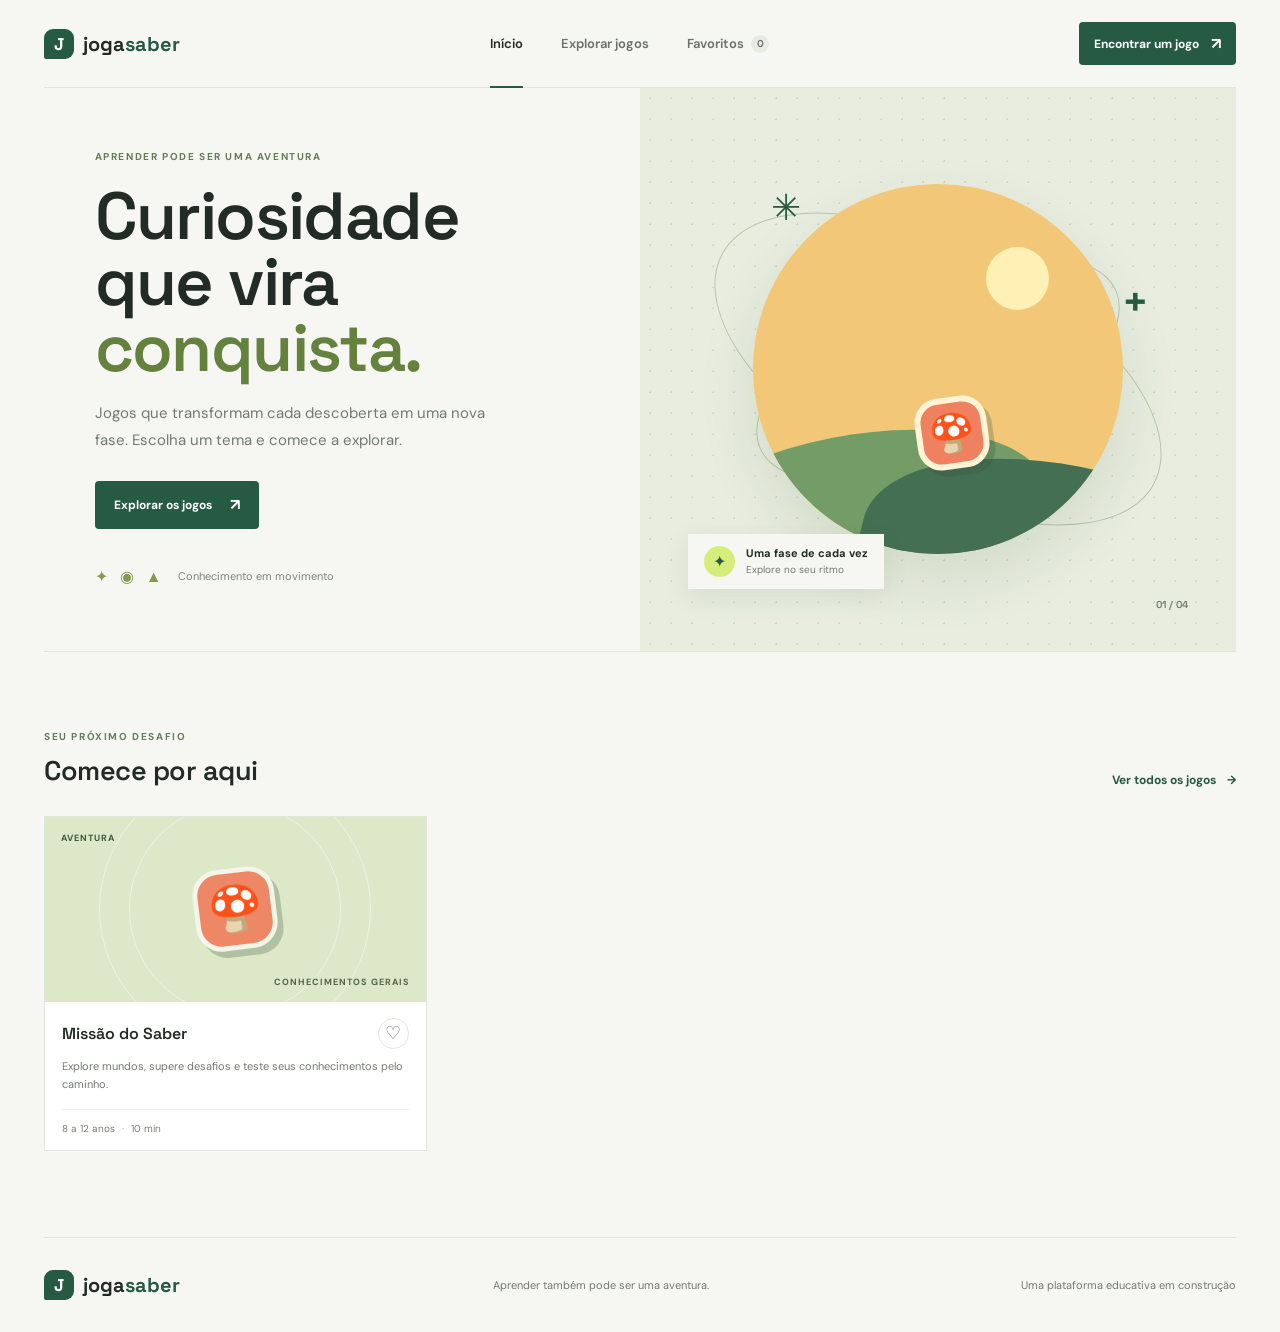
<file: index.html>
<!doctype html>
<html lang="pt-BR">
	<head>
		<meta charset="UTF-8" />
		<meta name="viewport" content="width=device-width, initial-scale=1.0" />
		<meta name="theme-color" content="#f6f7f2" />
		<meta name="description" content="Jogos educativos para aprender explorando." />
		<title>JogaSaber | Aprender jogando</title>
		<link rel="preconnect" href="https://fonts.googleapis.com" />
		<link rel="preconnect" href="https://fonts.gstatic.com" crossorigin />
		<link href="https://fonts.googleapis.com/css2?family=DM+Sans:wght@400;500;600;700&family=Space+Grotesk:wght@500;600;700&display=swap" rel="stylesheet" />
		<link rel="stylesheet" href="src/styles/global.css" />
		<link rel="stylesheet" href="src/styles/layout.css" />
		<link rel="stylesheet" href="src/styles/components.css" />
		<link rel="stylesheet" href="src/styles/responsive.css" />
		<script type="module" src="src/main.js"></script>
	</head>
	<body>
		<div id="app" class="app-shell"></div>
	</body>
</html>
</file>
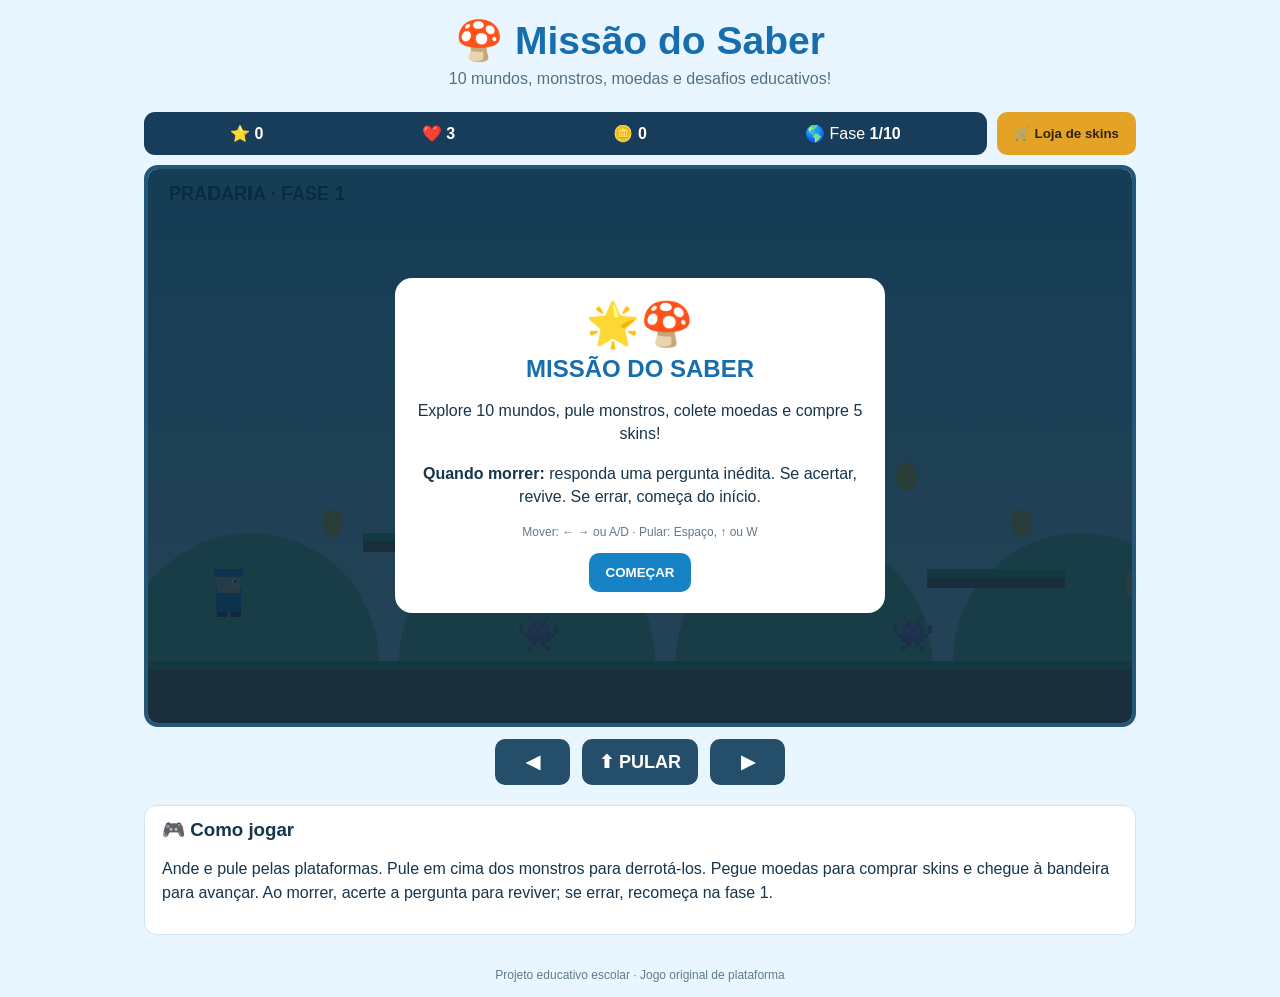
<file: public/game/aventura/index.html>
<!DOCTYPE html>
<html lang="pt-BR">
<head>
  <meta charset="UTF-8">
  <meta name="viewport" content="width=device-width, initial-scale=1.0">
  <title>Missão do Saber</title>
  <link rel="stylesheet" href="style.css">
</head>
<body>
  <header>
    <h1>🍄 Missão do Saber</h1>
    <p>10 mundos, monstros, moedas e desafios educativos!</p>
  </header>

  <main>
    <div class="top">
      <div class="hud">
        <span>⭐ <b id="score">0</b></span>
        <span>❤️ <b id="lives">3</b></span>
        <span>🪙 <b id="coins">0</b></span>
        <span>🌎 Fase <b id="level">1/10</b></span>
      </div>
      <button id="shopOpen" class="shop">🛒 Loja de skins</button>
    </div>

    <div class="frame">
      <canvas id="game" width="960" height="540"></canvas>

      <section id="startScreen" class="overlay">
        <div class="panel">
          <div class="emoji">🌟🍄</div>
          <h2>MISSÃO DO SABER</h2>
          <p>Explore 10 mundos, pule monstros, colete moedas e compre 5 skins!</p>
          <p><b>Quando morrer:</b> responda uma pergunta inédita. Se acertar, revive. Se errar, começa do início.</p>
          <p class="small">Mover: ← → ou A/D · Pular: Espaço, ↑ ou W</p>
          <button id="startBtn">COMEÇAR</button>
        </div>
      </section>

      <section id="questionScreen" class="overlay hidden">
        <div class="panel">
          <div class="emoji">🧠</div>
          <p class="tag">PERGUNTA SURPRESA</p>
          <h2 id="questionText"></h2>
          <div id="answers" class="answers"></div>
          <p id="feedback"></p>
          <button id="questionContinue" class="hidden">CONTINUAR</button>
          <p id="questionCount" class="small"></p>
        </div>
      </section>

      <section id="shopScreen" class="overlay hidden">
        <div class="panel shopPanel">
          <div class="shopHead">
            <h2>🛒 Loja de skins</h2>
            <button id="shopClose" class="close">✕</button>
          </div>
          <p>Moedas: <b id="shopCoins">0</b> 🪙</p>
          <div id="skinGrid" class="skins"></div>
        </div>
      </section>

      <section id="levelScreen" class="overlay hidden">
        <div class="panel">
          <div class="emoji">🚩</div>
          <h2 id="levelTitle">Fase concluída!</h2>
          <p id="levelMessage"></p>
          <button id="nextLevelBtn">PRÓXIMA FASE</button>
        </div>
      </section>

      <section id="endScreen" class="overlay hidden">
        <div class="panel">
          <div class="emoji">🏆</div>
          <h2 id="endTitle"></h2>
          <p id="endMessage"></p>
          <p id="finalScore"></p>
          <button id="restartBtn">JOGAR NOVAMENTE</button>
        </div>
      </section>
    </div>

    <div class="mobile">
      <button id="left">◀</button>
      <button id="jump">⬆ PULAR</button>
      <button id="right">▶</button>
    </div>

    <section class="help">
      <h3>🎮 Como jogar</h3>
      <p>Ande e pule pelas plataformas. Pule em cima dos monstros para derrotá-los. Pegue moedas para comprar skins e chegue à bandeira para avançar. Ao morrer, acerte a pergunta para reviver; se errar, recomeça na fase 1.</p>
    </section>
  </main>

  <footer>Projeto educativo escolar · Jogo original de plataforma</footer>
  <script src="game.js"></script>
</body>
</html>
</file>
<file: src/styles/global.css>
@import url('https://fonts.googleapis.com/css2?family=DM+Sans:wght@400;500;600;700&family=Space+Grotesk:wght@500;600;700&display=swap');

:root {
	font-family: 'DM Sans', sans-serif;
	color: #222b26;
	background: #f6f7f2;
	font-synthesis: none;
	text-rendering: optimizeLegibility;
	--paper: #f6f7f2;
	--ink: #222b26;
	--muted: #727a70;
	--green: #265a43;
	--lime: #d7ed7b;
	--line: #e2e5dc;
	--serif: 'Space Grotesk', sans-serif;
}

* { box-sizing: border-box; }
body { margin: 0; min-width: 320px; }
button, input { font: inherit; }
button, a { -webkit-tap-highlight-color: transparent; }
a { color: inherit; text-decoration: none; }
button:focus-visible, a:focus-visible, input:focus-visible { outline: 3px solid #86a93b; outline-offset: 3px; }
::selection { background: var(--lime); color: var(--ink); }
</file>
<file: src/styles/layout.css>
.app-shell { width: min(100% - 88px, 1320px); margin: 0 auto; }
.site-header { height: 88px; display: flex; align-items: center; justify-content: space-between; border-bottom: 1px solid var(--line); }
.brand { display: inline-flex; align-items: center; gap: 9px; font: 700 20px var(--serif); letter-spacing: 0; }
.brand-mark { width: 30px; height: 30px; display: grid; place-items: center; background: var(--green); color: #fff; font: 700 17px var(--serif); border-radius: 9px 9px 9px 2px; }
.brand-accent { color: var(--green); }
.main-nav { display: flex; align-items: center; gap: 38px; height: 100%; }
.nav-link { position: relative; display: inline-flex; align-items: center; gap: 7px; height: 100%; color: #697169; font-size: 13px; font-weight: 600; }
.nav-link.is-active { color: var(--ink); }
.nav-link.is-active::after { position: absolute; content: ''; height: 2px; background: var(--green); bottom: -1px; left: 0; right: 0; }
.nav-count { min-width: 18px; height: 18px; display: grid; place-items: center; border-radius: 50%; background: #e8ebdf; font-size: 10px; }
.header-cta { display: inline-flex; align-items: center; gap: 12px; padding: 11px 15px; color: white; background: var(--green); border-radius: 4px; font-size: 12px; font-weight: 700; }
.header-cta span, .button-primary span { font-size: 16px; }
.hero-section { min-height: 518px; display: grid; grid-template-columns: 1fr 1fr; align-items: center; border-bottom: 1px solid var(--line); overflow: hidden; }
.hero-copy { padding: 56px 0 64px 8.5%; animation: enter-up .65s ease both; }
.eyebrow { color: #637d57; font-size: 10px; font-weight: 700; letter-spacing: 1.6px; }
.hero-copy h1, .page-heading h1, .detail-copy h1 { margin: 19px 0 18px; font: 600 clamp(46px, 5.2vw, 72px)/.99 var(--serif); letter-spacing: -1.6px; }
.hero-copy h1 em { color: #64813e; font-style: normal; }
.hero-copy > p { max-width: 410px; margin: 0; color: var(--muted); font-size: 15px; line-height: 1.8; }
.button-primary, .button-secondary { min-height: 48px; display: inline-flex; align-items: center; justify-content: center; gap: 18px; padding: 0 19px; border: 0; border-radius: 4px; font-size: 12px; font-weight: 700; cursor: pointer; }
.button-primary { margin-top: 27px; color: white; background: var(--green); }
.button-secondary { color: var(--green); background: #e9eee2; }
.hero-proof { display: flex; align-items: center; gap: 12px; margin-top: 37px; color: #7d847b; font-size: 11px; }
.proof-icons { color: #839b50; font-size: 16px; letter-spacing: 4px; }
.hero-visual { position: relative; height: 100%; min-height: 490px; display: grid; place-items: center; background: #e8eddf; isolation: isolate; overflow: hidden; }
.hero-visual::before { position: absolute; z-index: -2; content: ''; inset: 0; opacity: .38; background-image: radial-gradient(#a6b69b 1px, transparent 1px); background-size: 21px 21px; }
.hero-orbit { position: absolute; border: 1px solid #b8c5a9; border-radius: 50%; transform: rotate(-24deg); }
.orbit-one { width: 390px; height: 175px; }
.orbit-two { width: 490px; height: 240px; transform: rotate(28deg); }
.hero-world { position: relative; width: min(72%, 370px); aspect-ratio: 1; overflow: hidden; border-radius: 50%; background: #f3c778; box-shadow: 0 25px 55px #405d3b20; }
.world-sun { position: absolute; top: 17%; right: 20%; width: 17%; aspect-ratio: 1; border-radius: 50%; background: #fff1b6; }
.world-hill { position: absolute; width: 120%; height: 56%; bottom: -25%; border-radius: 50% 50% 0 0; }
.hill-back { left: -38%; background: #739c66; transform: rotate(-14deg); }
.hill-front { right: -48%; bottom: -33%; background: #456f52; transform: rotate(14deg); }
.world-character { position: absolute; z-index: 1; left: 44%; bottom: 23%; display: grid; place-items: center; width: 72px; height: 72px; border: 6px solid #fff4d5; border-radius: 24px; background: #ef8060; font-size: 37px; box-shadow: 5px 7px 0 #30503c40; transform: rotate(-8deg); }
.floating-symbol { position: absolute; z-index: 2; color: var(--green); font-weight: 700; }
.symbol-star { top: 17%; left: 22%; font-size: 36px; }
.symbol-plus { right: 15%; top: 33%; font-size: 39px; }
.visual-label { position: absolute; bottom: 11%; left: 8%; display: flex; align-items: center; gap: 11px; padding: 12px 16px; background: var(--paper); box-shadow: 0 8px 26px #344c3518; }
.visual-label-icon { display: grid; width: 31px; height: 31px; place-items: center; border-radius: 50%; color: var(--green); background: var(--lime); }
.visual-label b, .visual-label small { display: block; }
.visual-label b { font-size: 11px; }
.visual-label small { margin-top: 3px; color: var(--muted); font-size: 10px; }
.visual-index { position: absolute; right: 8%; bottom: 7%; color: #6f7d67; font: 600 10px var(--serif); }
.section-wrap { padding: 72px 0 86px; }
.section-heading { display: flex; align-items: end; justify-content: space-between; margin-bottom: 28px; }
.section-heading h2, .results-heading h2 { margin: 8px 0 0; font: 600 27px var(--serif); letter-spacing: -.5px; }
.text-link { color: var(--green); font-size: 12px; font-weight: 700; }
.text-link span { margin-left: 8px; }
.game-grid { display: grid; grid-template-columns: repeat(3, minmax(0, 1fr)); gap: 22px; }
.site-footer { min-height: 95px; display: flex; align-items: center; justify-content: space-between; border-top: 1px solid var(--line); color: var(--muted); }
.footer-brand { color: var(--ink); }
.site-footer p, .footer-note { font-size: 11px; }
.page-content { min-height: 62vh; }
.catalog-page { padding-top: 58px; }
.page-heading h1 { max-width: 680px; margin: 12px 0; font-size: clamp(38px, 4vw, 54px); }
.page-heading > p { margin: 0; color: var(--muted); font-size: 14px; }
.catalog-tools { display: flex; align-items: center; justify-content: space-between; gap: 20px; margin: 34px 0 39px; padding: 19px 0; border-top: 1px solid var(--line); border-bottom: 1px solid var(--line); }
.search-field { width: min(380px, 100%); height: 43px; display: flex; align-items: center; gap: 10px; padding: 0 12px; background: #fff; border: 1px solid var(--line); border-radius: 4px; }
.search-icon { color: #72816e; font-size: 24px; line-height: 1; }
.search-field input { width: 100%; min-width: 0; border: 0; outline: 0; background: transparent; color: var(--ink); font-size: 12px; }
.search-field kbd { white-space: nowrap; padding: 3px 5px; color: #8b9188; border: 1px solid var(--line); border-radius: 3px; font-size: 9px; }
.category-list { display: flex; flex-wrap: wrap; gap: 7px; }
.category-chip { min-height: 34px; padding: 0 12px; border: 1px solid transparent; border-radius: 3px; color: #6f786e; background: transparent; font-size: 11px; cursor: pointer; }
.category-chip.is-active { border-color: #cbd6bd; color: var(--green); background: #edf1e8; font-weight: 700; }
.results-heading { display: flex; align-items: center; justify-content: space-between; margin-bottom: 20px; }
.results-heading h2 { font-size: 20px; }
.results-heading > span { color: var(--muted); font-size: 11px; }
.game-card { min-width: 0; border: 1px solid var(--line); background: #fff; animation: enter-up .4s ease both; }
.game-art { position: relative; height: 185px; display: flex; align-items: center; justify-content: center; overflow: hidden; }
.game-art::before, .game-art::after { position: absolute; content: ''; border: 1px solid #ffffff73; border-radius: 50%; }
.game-art::before { width: 210px; height: 210px; }
.game-art::after { width: 270px; height: 270px; }
.game-art.forest { background: #dce8c8; }
.art-kicker, .art-caption { position: absolute; z-index: 1; color: #3e593c; font-size: 9px; font-weight: 700; text-transform: uppercase; letter-spacing: 1px; }
.art-kicker { top: 15px; left: 16px; }
.art-caption { right: 16px; bottom: 14px; color: #526649; }
.art-illustration { position: relative; z-index: 1; display: grid; place-items: center; width: 82px; height: 82px; border: 5px solid #f3f5e9; border-radius: 26px; background: #ee8765; font-size: 44px; box-shadow: 5px 7px 0 #314a3740; transform: rotate(-7deg); transition: transform .2s ease; }
.game-card:hover .art-illustration { transform: rotate(2deg) translateY(-4px); }
.game-card-body { padding: 16px 17px 15px; }
.card-title-row { display: flex; align-items: center; justify-content: space-between; gap: 10px; }
.card-title-row h3 { margin: 0; font: 600 16px var(--serif); }
.icon-button { flex: 0 0 auto; width: 31px; height: 31px; display: grid; place-items: center; border: 1px solid var(--line); border-radius: 50%; color: #69746b; background: transparent; font-size: 18px; cursor: pointer; }
.icon-button.is-favorite { color: #c65348; border-color: #efd1ca; background: #fff5f1; }
.game-card-body > p { min-height: 37px; margin: 8px 0 15px; color: var(--muted); font-size: 11px; line-height: 1.7; }
.card-meta { display: flex; gap: 7px; padding-top: 12px; border-top: 1px solid #eef0eb; }
.card-meta span { color: #777f75; font-size: 10px; }
.card-meta span + span::before { content: '·'; margin-right: 7px; color: #a4aaa0; }
.empty-state { grid-column: 1 / -1; margin: 0; padding: 36px 20px; border: 1px dashed #cbd2c4; color: var(--muted); text-align: center; font-size: 13px; }
.detail-page { padding-top: 36px; }
.back-link { display: inline-block; margin-bottom: 28px; }
.detail-layout { display: grid; grid-template-columns: minmax(250px, .9fr) 1.1fr; align-items: center; gap: 8%; }
.detail-art .game-card { max-width: 450px; }
.detail-art .game-art { height: 330px; }
.detail-art .game-art::before { width: 320px; height: 320px; }
.detail-art .game-art::after { width: 400px; height: 400px; }
.detail-art .art-illustration { width: 120px; height: 120px; font-size: 64px; }
.detail-copy h1 { margin: 12px 0; font-size: 52px; }
.detail-copy > p { max-width: 500px; color: var(--muted); line-height: 1.8; }
.detail-meta { display: flex; gap: 50px; margin: 27px 0; }
.detail-meta dt { margin-bottom: 7px; color: var(--muted); font-size: 10px; }
.detail-meta dd { margin: 0; font-size: 13px; font-weight: 700; }
.detail-actions { display: flex; flex-wrap: wrap; gap: 10px; align-items: center; }
.detail-actions .button-primary { margin: 0; }
@keyframes enter-up { from { opacity: 0; transform: translateY(10px); } to { opacity: 1; transform: translateY(0); } }
</file>
<file: src/styles/components.css>
/* Estilos compartilhados dos componentes ficam em layout.css. */
</file>
<file: src/styles/responsive.css>
@media (max-width: 820px) {
	.app-shell { width: min(100% - 44px, 700px); }
	.site-header { height: 74px; }
	.main-nav { gap: 19px; }
	.header-cta { display: none; }
	.hero-section { min-height: 430px; }
	.hero-copy { padding-left: 0; }
	.hero-copy h1 { font-size: clamp(42px, 7vw, 58px); }
	.hero-visual { min-height: 390px; }
	.game-grid { grid-template-columns: repeat(2, minmax(0, 1fr)); gap: 15px; }
	.catalog-tools { align-items: flex-start; flex-direction: column; }
	.search-field { width: 100%; }
}

@media (max-width: 560px) {
	.app-shell { width: min(100% - 32px, 440px); }
	.site-header { height: 68px; }
	.brand { font-size: 18px; }
	.main-nav { gap: 14px; }
	.nav-link { font-size: 11px; }
	.nav-count { display: none; }
	.hero-section { display: flex; flex-direction: column; align-items: stretch; }
	.hero-copy { padding: 48px 0 34px; }
	.hero-copy h1 { margin-top: 15px; font-size: 48px; }
	.hero-copy > p { font-size: 13px; }
	.hero-proof { margin-top: 25px; }
	.hero-visual { min-height: 320px; margin: 0 -16px; }
	.hero-world { width: min(64%, 250px); }
	.world-character { width: 58px; height: 58px; font-size: 30px; }
	.visual-label { bottom: 8%; }
	.section-wrap { padding: 49px 0 60px; }
	.section-heading { align-items: flex-start; gap: 14px; }
	.section-heading h2 { font-size: 22px; }
	.section-heading .text-link { max-width: 125px; line-height: 1.7; text-align: right; }
	.game-grid { grid-template-columns: 1fr; gap: 13px; }
	.game-art { height: 175px; }
	.page-heading h1 { font-size: 39px; }
	.catalog-page { padding-top: 43px; }
	.catalog-tools { margin: 25px 0 30px; }
	.category-list { gap: 4px; }
	.category-chip { padding: 0 9px; }
	.site-footer { min-height: 120px; flex-wrap: wrap; justify-content: space-between; gap: 0 12px; padding: 18px 0; }
	.site-footer p { order: 3; width: 100%; margin: 0; }
	.footer-note { text-align: right; }
	.detail-layout { grid-template-columns: 1fr; gap: 27px; }
	.detail-art .game-art { height: 245px; }
	.detail-copy h1 { font-size: 42px; }
	.detail-meta { gap: 34px; }
	.detail-actions { align-items: stretch; flex-direction: column; }
}
</file>
<file: public/game/aventura/style.css>
* {
  box-sizing: border-box;
}

body {
  margin: 0;
  background: #eaf6ff;
  color: #17354b;
  font-family: Arial, sans-serif;
}

header {
  text-align: center;
  padding: 18px 10px 8px;
}

header h1 {
  margin: 0;
  color: #176eae;
  font-size: clamp(27px, 4vw, 39px);
}

header p {
  color: #527085;
  margin: 6px;
}

main {
  max-width: 1020px;
  margin: auto;
  padding: 10px 14px;
}

.top {
  display: flex;
  gap: 10px;
  margin-bottom: 10px;
  flex-wrap: wrap;
}

.hud {
  display: flex;
  flex: 1;
  justify-content: space-around;
  gap: 10px;
  flex-wrap: wrap;
  background: #183d5a;
  color: white;
  padding: 12px;
  border-radius: 11px;
}

.shop {
  background: #e4a326;
  color: #30230c;
}

button {
  border: 0;
  border-radius: 10px;
  padding: 12px 17px;
  background: #1683c7;
  color: white;
  font-weight: bold;
  cursor: pointer;
}

.frame {
  position: relative;
  border: 4px solid #245777;
  border-radius: 14px;
  overflow: hidden;
  background: #8ad8f5;
}

canvas {
  display: block;
  width: 100%;
  height: auto;
  image-rendering: pixelated;
}

.overlay {
  position: absolute;
  inset: 0;
  z-index: 3;
  display: flex;
  align-items: center;
  justify-content: center;
  padding: 14px;
  background: #09283ddd;
}

.hidden {
  display: none !important;
}

.panel {
  width: min(490px, 100%);
  max-height: 96%;
  overflow: auto;
  background: white;
  border-radius: 17px;
  padding: 21px;
  text-align: center;
}

.panel h2 {
  color: #176eae;
  margin: 5px 0 12px;
}

.panel p {
  line-height: 1.45;
}

.emoji {
  font-size: 43px;
}

.small {
  font-size: 12px;
  color: #60798a;
}

.tag {
  font-size: 11px;
  font-weight: bold;
  color: #1980bd;
}

.answers {
  display: grid;
  gap: 8px;
  margin: 14px 0;
}

.answers button {
  background: #edf6fc;
  color: #17354b;
  border: 2px solid #c8dce9;
  text-align: left;
}

.answers button:disabled {
  opacity: 1;
}

#feedback {
  font-weight: bold;
  min-height: 25px;
}

.shopPanel {
  text-align: left;
  width: min(650px, 100%);
}

.shopHead {
  display: flex;
  justify-content: space-between;
  align-items: center;
}

.close {
  background: #e8eef2;
  color: #24465b;
  padding: 8px 12px;
}

.skins {
  display: grid;
  grid-template-columns: repeat(2, 1fr);
  gap: 9px;
}

.skin {
  border: 2px solid #d8e5ed;
  border-radius: 12px;
  padding: 10px;
  text-align: center;
  background: #f8fbfd;
}

.preview {
  font-size: 39px;
}

.skin h3 {
  margin: 3px;
  font-size: 15px;
}

.skin p {
  font-size: 12px;
  margin: 4px;
}

.skin button {
  width: 100%;
  padding: 9px;
  font-size: 12px;
}

.skin button:disabled {
  background: #8195a2;
}

.mobile {
  display: flex;
  justify-content: center;
  gap: 12px;
  padding: 12px;
}

.mobile button {
  min-width: 75px;
  background: #244e6a;
  font-size: 18px;
  touch-action: none;
}

.help {
  background: white;
  border: 1px solid #d1e3ee;
  border-radius: 12px;
  padding: 13px 17px;
  margin: 8px 0;
}

.help h3 {
  margin: 0 0 5px;
}

.help p {
  line-height: 1.5;
}

footer {
  text-align: center;
  color: #607b8d;
  font-size: 12px;
  padding: 15px;
}

@media (max-width: 560px) {
  .hud {
    font-size: 13px;
  }

  .panel {
    padding: 15px;
  }

  .shop {
    width: 100%;
  }
}
</file>
